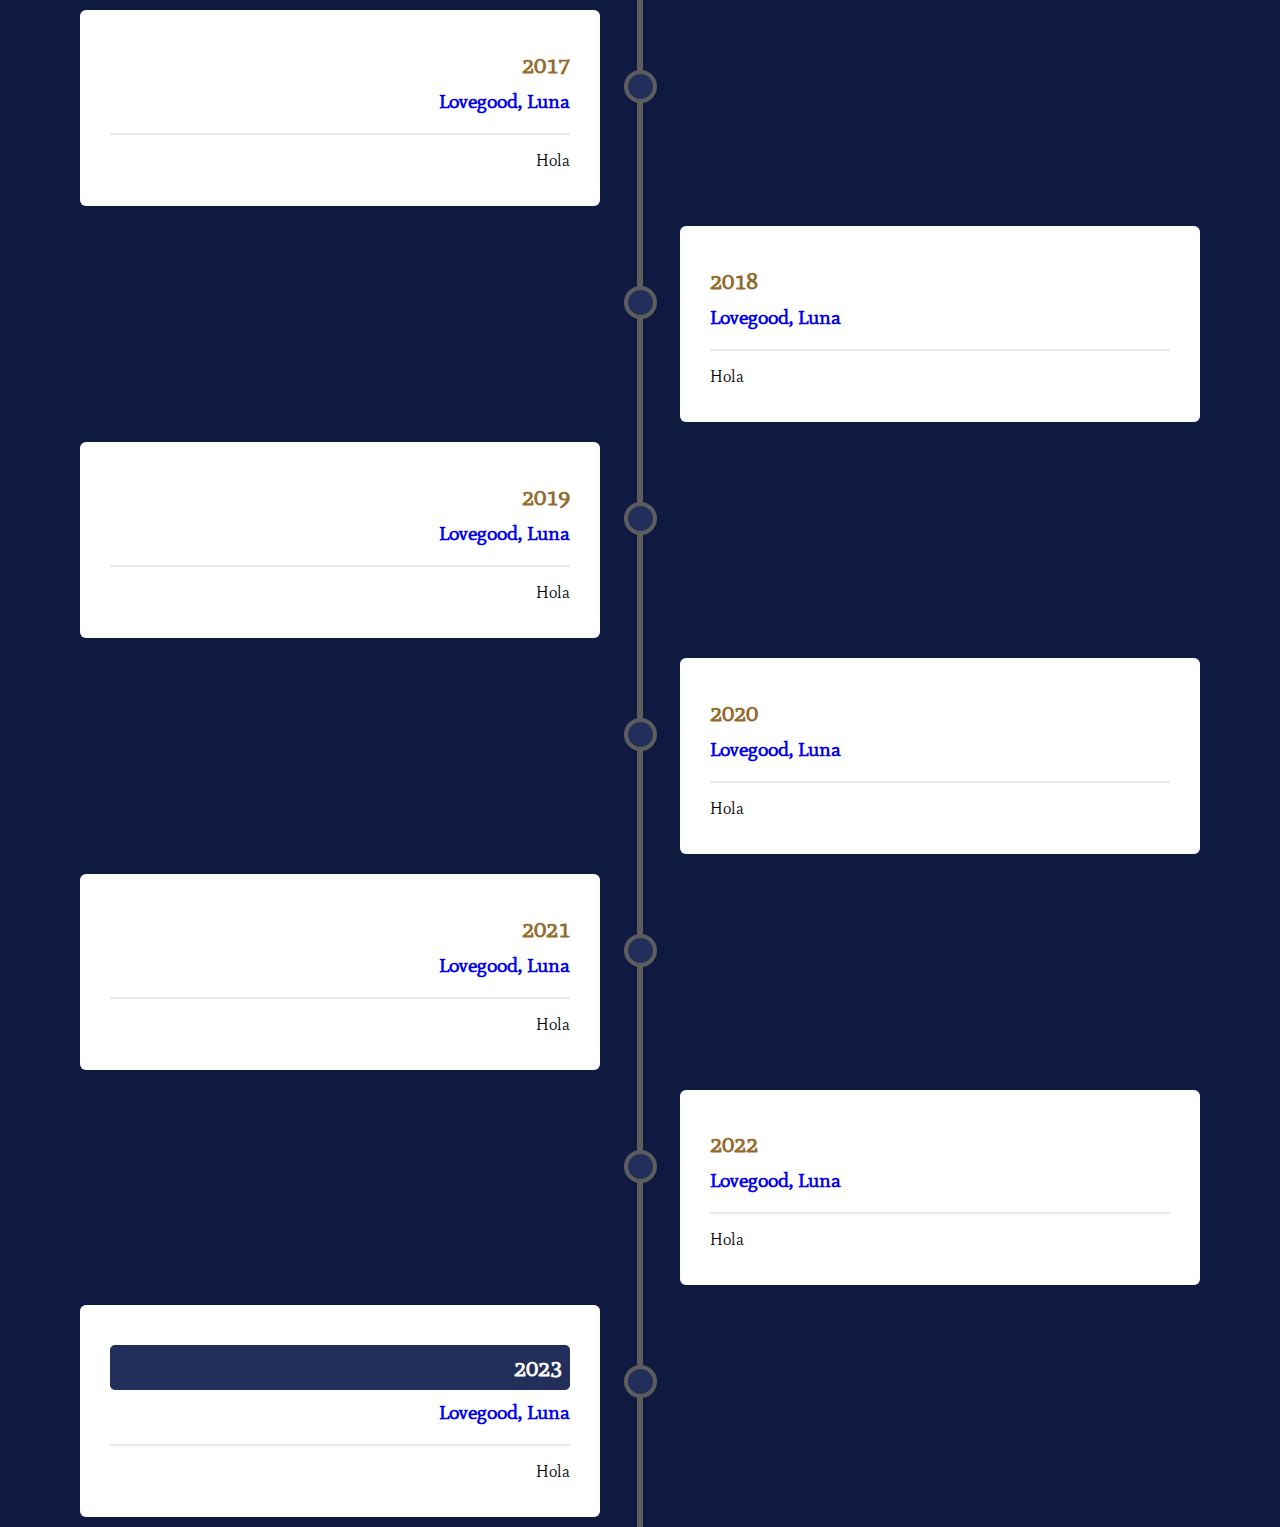
<file: index.html>
<!DOCTYPE html>
<html lang="en">
<head>
    <meta charset="UTF-8">
    <meta name="viewport" content="width=device-width, initial-scale=1.0">
    <title>Anuario alumno</title>

    <link rel="stylesheet" href="index.css">
    <link rel="stylesheet" href="https://fonts.googleapis.com/css?family=Mate">

</head>
<body>
    
<div class="timeline">
    <div class="timeline__container">
        <div class="timeline__container__content">
            <h2 class="timeline__container__content__year">2017</h2>
            <a class="timeline__container__content__name" href="lunalovegood.html">Lovegood, Luna</a>
            <hr class="timeline__container__content__hr">
            <p>Hola</p>
        </div>
    </div>
    <div class="timeline__container">
        <div class="timeline__container__content">
            <h2 class="timeline__container__content__year">2018</h2>
            <a class="timeline__container__content__name" href="lunalovegood.html">Lovegood, Luna</a>
            <hr class="timeline__container__content__hr">
            <p>Hola</p>
        </div>
    </div>
    <div class="timeline__container">
        <div class="timeline__container__content">
            <h2 class="timeline__container__content__year">2019</h2>
            <a class="timeline__container__content__name" href="lunalovegood.html">Lovegood, Luna</a>
            <hr class="timeline__container__content__hr">
            <p>Hola</p>
        </div>
    </div>
    <div class="timeline__container">
        <div class="timeline__container__content">
            <h2 class="timeline__container__content__year">2020</h2>
            <a class="timeline__container__content__name" href="lunalovegood.html">Lovegood, Luna</a>
            <hr class="timeline__container__content__hr">
            <p>Hola</p>
        </div>
    </div>
    <div class="timeline__container">
        <div class="timeline__container__content">
            <h2 class="timeline__container__content__year">2021</h2>
            <a class="timeline__container__content__name" href="lunalovegood.html">Lovegood, Luna</a>
            <hr class="timeline__container__content__hr">
            <p>Hola</p>
        </div>
    </div>
    <div class="timeline__container">
        <div class="timeline__container__content">
            <h2 class="timeline__container__content__year">2022</h2>
            <a class="timeline__container__content__name" href="lunalovegood.html">Lovegood, Luna</a>
            <hr class="timeline__container__content__hr">
            <p>Hola</p>
        </div>
    </div>
    <div class="timeline__container">
        <div class="timeline__container__content">
            <h2 class="timeline__container__content__year timeline__container__content__year--current">2023</h2>
            <a class="timeline__container__content__name" href="lunalovegood.html">Lovegood, Luna</a>
            <hr class="timeline__container__content__hr">
            <p>Hola</p>
        </div>
    </div>
</div>

</body>
</html>
</file>
<file: index.css>
* {
    box-sizing: border-box;
    font-family: 'Mate';
}

body {
    margin: 0 auto;
    background-color: 	#0e1a40;
}

.timeline {
    position: relative;
    max-width: 1200px;
    margin: 0 auto;
}

.timeline::after {
    content: '';
    position: absolute;
    width: 6px;
    background-color: #5d5d5d;
    top: 0;
    bottom: 0;
    left: 50%;
    margin-left: -3px;
}

.timeline__container {
    padding: 10px 40px;
    position: relative;
    background-color: inherit;
    width: 50%;
}

.timeline__container::after {
    content: '';
    position: absolute;
    width: 25px;
    height: 25px;
    right: -17px;
    background-color: 	#222f5b;
    border: 4px solid #5d5d5d;
    top: 70px;
    border-radius: 50%;
    z-index: 1;
  }

.timeline__container:nth-child(even):after {
    left: -16px;
  }

.timeline__container:nth-child(odd) {
    left: 0;
    text-align: right;
}

.timeline__container:nth-child(even) {
    left: 50%;
}

.timeline__container__content {
    padding: 20px 30px;
    background-color: white;
    position: relative;
    border-radius: 6px;
  }

.timeline__container__content__year {
    font-weight: bolder;
    color: #946b2d;
    margin-bottom: 10px;
  }

.timeline__container__content__year--current {
    background-color: 	#222f5b;
    padding: 8px;
    border-radius: 5px;
    color: 	white;
}

.timeline__container__content__name {
    font-size: 20px;
    font-weight: bold;
    text-decoration: none;

}

.timeline__container__content__hr {
    margin-top: 20px;
    border: 1px solid #5d5d5d1f;
}
</file>
